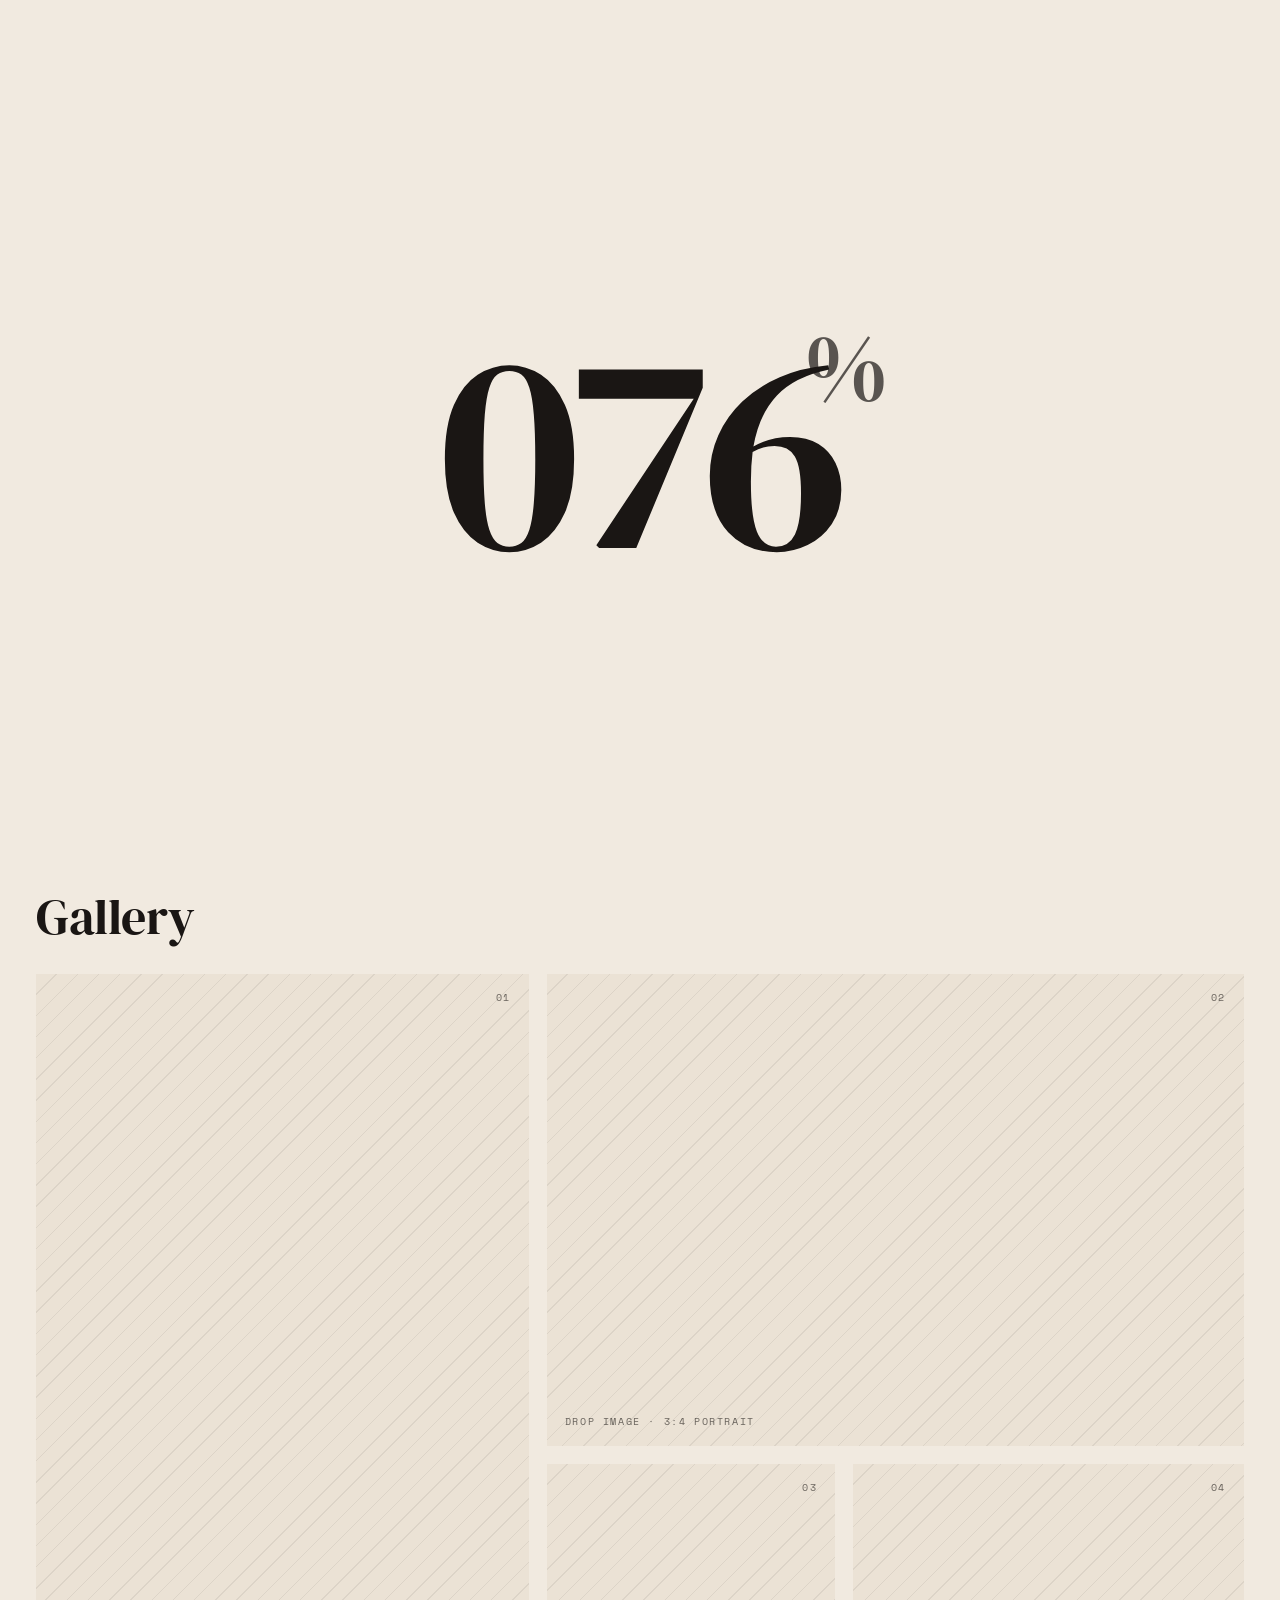
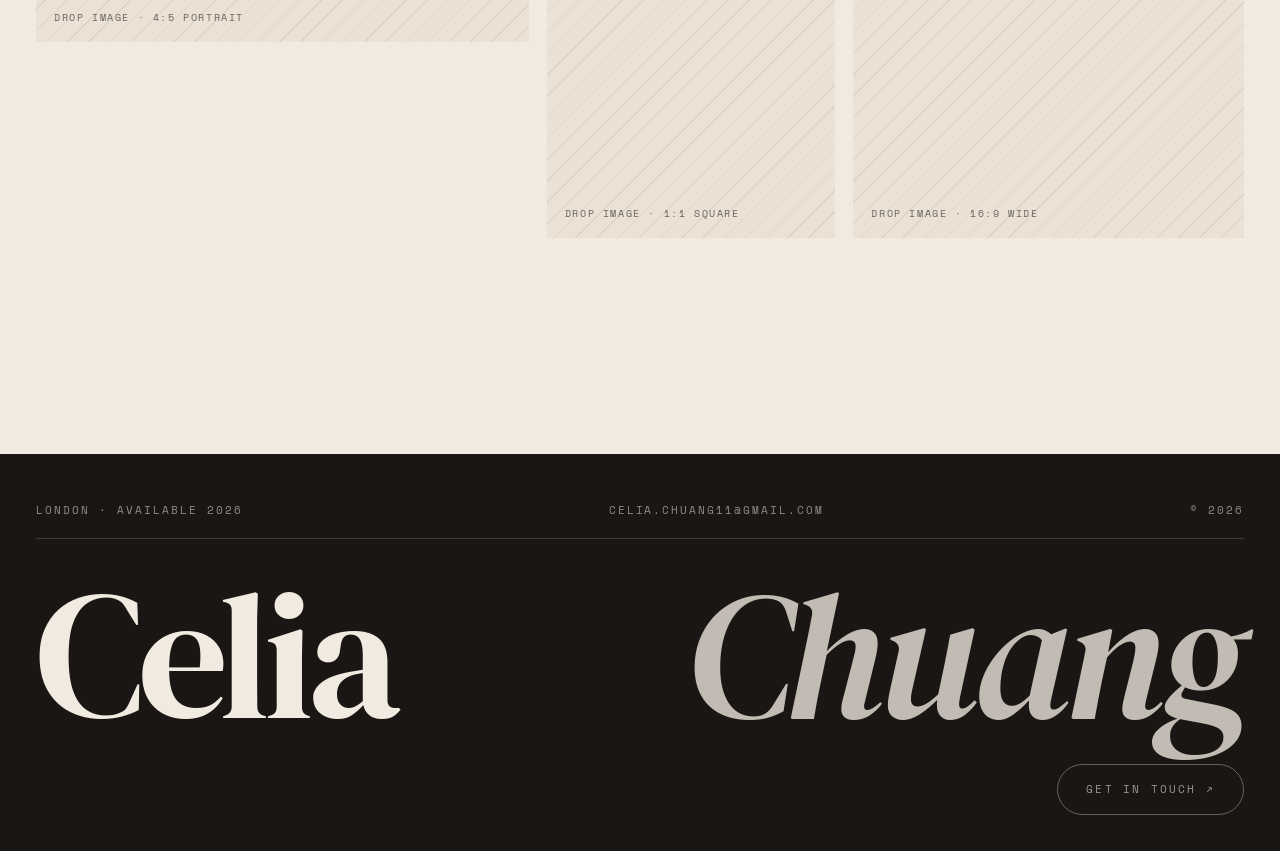
<file: index.html>
<!doctype html>
<html lang="en">
<head>
<meta charset="utf-8" />
<meta name="viewport" content="width=device-width,initial-scale=1" />
<title>Celia Chuang — Creative Marketing</title>
<link rel="preconnect" href="https://fonts.googleapis.com">
<link rel="preconnect" href="https://fonts.gstatic.com" crossorigin>
<link href="https://fonts.googleapis.com/css2?family=DM+Serif+Display:ital@0;1&family=Space+Mono:wght@400;700&display=swap" rel="stylesheet">
<style>
  :root{
    --bg:#f1eae0;
    --bg-soft:#ebe2d5;
    --line:rgba(26,22,20,0.18);
    --fg:#1a1614;             /* default = black mode */
    --fg-soft:rgba(26,22,20,0.62);
    --fg-faint:rgba(26,22,20,0.35);
    --ease:cubic-bezier(.7,.02,.18,1);
    --t-slow:900ms;
    --t-med:560ms;
    --t-fast:240ms;
  }
  /* ============ INTRO COUNTDOWN ============ */
  body.intro-locked{overflow:hidden}
  .intro{
    position:fixed;inset:0;z-index:200;background:var(--bg);color:var(--fg);
    transition:opacity 1s var(--ease), transform 1s var(--ease), clip-path 1.1s var(--ease);
    will-change:transform,opacity,clip-path;
    clip-path:inset(0 0 0 0);
  }
  .intro.out{
    pointer-events:none;
    clip-path:inset(0 0 100% 0);
    opacity:0.0;
  }
  .intro-center{position:absolute;inset:0;display:flex;align-items:center;justify-content:center}
  .intro-count{font-family:'DM Serif Display',serif;font-size:clamp(120px,22vw,360px);line-height:0.9;letter-spacing:-0.03em;color:var(--fg);font-feature-settings:"tnum";position:relative}
  .intro-count::after{
    content:"%";
    font-size:0.35em;
    position:absolute;top:0;right:-0.4em;
    opacity:0.7;
  }

  *{box-sizing:border-box;margin:0;padding:0}
  html[data-mode="dark"]{
    --bg:#1a1614;
    --bg-soft:#26211e;
    --line:rgba(241,234,224,0.18);
    --fg:#f1eae0;
    --fg-soft:rgba(241,234,224,0.62);
    --fg-faint:rgba(241,234,224,0.32);
  }
  html,body{background:var(--bg);color:var(--fg);transition:background var(--t-med) var(--ease), color var(--t-med) var(--ease)}
  body{
    font-family:'Space Mono',ui-monospace,monospace;
    font-size:13px;
    line-height:1.6;
    letter-spacing:0.01em;
    overflow-x:hidden;
    -webkit-font-smoothing:antialiased;
  }
  a{color:inherit;text-decoration:none}
  button{font:inherit;color:inherit;background:none;border:0;cursor:pointer}
  ::selection{background:var(--fg);color:var(--bg)}

  .serif{font-family:'DM Serif Display',serif;font-weight:400;letter-spacing:-0.01em;line-height:0.94}

  /* ============ FIXED CHROME ============ */
  .chrome{
    position:fixed;top:0;left:0;right:0;pointer-events:none;z-index:50;
    padding:28px 36px;
    display:flex;justify-content:space-between;align-items:center;gap:24px;
  }
  .chrome > *{pointer-events:auto}
  .mark{font-family:'DM Serif Display',serif;font-size:24px;letter-spacing:-0.01em;line-height:1}
  .mark a{display:inline-flex;align-items:center}
  .mark a:hover{font-style:italic;color:var(--fg-soft)}

  nav.primary{
    display:flex;gap:28px;align-items:center;
    font-size:11px;letter-spacing:0.18em;text-transform:uppercase;
  }
  nav.primary a{position:relative;padding:6px 2px;color:var(--fg-soft);transition:color var(--t-fast) var(--ease)}
  nav.primary a:hover{color:var(--fg)}
  nav.primary a.active{color:var(--fg)}
  nav.primary a.active::after{
    content:"";position:absolute;left:0;right:0;bottom:0;height:1px;background:var(--fg);
    animation:underline var(--t-med) var(--ease) both;
  }
  @keyframes underline{from{transform:scaleX(0);transform-origin:left}to{transform:scaleX(1);transform-origin:left}}

  .chrome-right{display:flex;align-items:center;gap:24px;font-size:11px;letter-spacing:0.18em;text-transform:uppercase}

  /* mode toggle */
  .mode-tog{
    width:38px;height:22px;border:1px solid var(--fg);border-radius:99px;
    position:relative;cursor:pointer;background:transparent;
    transition:background var(--t-med) var(--ease), border-color var(--t-med) var(--ease);
  }
  .mode-tog .knob{
    position:absolute;top:2px;left:2px;width:16px;height:16px;border-radius:99px;
    background:var(--fg);transition:transform var(--t-med) var(--ease), background var(--t-med) var(--ease);
  }
  html[data-mode="dark"] .mode-tog .knob{transform:translateX(16px)}
  .mode-tog::before,.mode-tog::after{
    content:"";position:absolute;top:50%;width:8px;height:8px;border-radius:99px;
    transform:translateY(-50%);transition:opacity var(--t-med) var(--ease);
  }
  .mode-tog::before{left:5px;background:transparent;border:1px solid var(--fg);opacity:0.5}
  .mode-tog::after{right:5px;background:transparent;border:1px solid var(--fg);box-shadow:inset -3px 0 0 var(--fg);opacity:0.5}

  /* ============ VIEW SHELL ============ */
  main{min-height:100vh;position:relative;overflow:hidden}
  .view{
    position:absolute;inset:0;width:100%;
    opacity:0;pointer-events:none;
    transform:translateY(14px);
    transition:opacity var(--t-med) var(--ease), transform var(--t-med) var(--ease);
  }
  .view.is-active{position:relative;opacity:1;transform:none;pointer-events:auto}

  /* ============ HOME ============ */
  .home{
    min-height:100vh;
    display:grid;grid-template-rows:1fr auto;
    padding:0 36px 36px;
  }
  .home-hero{
    display:grid;grid-template-columns:1fr 1fr;align-items:end;
    padding-top:140px;
    max-width:1500px;margin:0 auto;width:100%;
    min-height:78vh;
    gap:0;
  }
  .home-hero .left{align-self:start}
  .home-hero .right{align-self:end;text-align:right;margin-top:-0.08em}
  .home-eyebrow{
    font-size:11px;letter-spacing:0.24em;text-transform:uppercase;color:var(--fg-soft);
    display:flex;align-items:center;gap:14px;margin-bottom:36px;
  }
  .home-eyebrow .bar{width:48px;height:1px;background:var(--fg)}
  .home-name{
    font-size:clamp(72px,17vw,260px);
    letter-spacing:-0.03em;
  }
  .home-name.letter-slide {
    display: inline-flex;
    flex-wrap: wrap;
    line-height: 1;
  }
  .home-name.letter-slide span {
    display: inline-block;
    opacity: 0;
    transform: translateY(1.2em);
  }
  body.anim-ready .home-name.letter-slide span {
    animation: letterSlideUp 0.9s var(--ease) forwards;
  }
  /* Left name "Celia" — letter delays */
  .home-name.letter-slide span:nth-child(1) { animation-delay: 0s; }
  .home-name.letter-slide span:nth-child(2) { animation-delay: 0.09s; }
  .home-name.letter-slide span:nth-child(3) { animation-delay: 0.18s; }
  .home-name.letter-slide span:nth-child(4) { animation-delay: 0.27s; }
  .home-name.letter-slide span:nth-child(5) { animation-delay: 0.36s; }
  .home-name.letter-slide span:nth-child(6) { animation-delay: 0.45s; }
  .home-name.letter-slide span:nth-child(7) { animation-delay: 0.54s; }
  /* Right name "Chuang" — starts after left completes */
  .home-hero .right .home-name.letter-slide span:nth-child(1) { animation-delay: 0.48s; }
  .home-hero .right .home-name.letter-slide span:nth-child(2) { animation-delay: 0.57s; }
  .home-hero .right .home-name.letter-slide span:nth-child(3) { animation-delay: 0.66s; }
  .home-hero .right .home-name.letter-slide span:nth-child(4) { animation-delay: 0.75s; }
  .home-hero .right .home-name.letter-slide span:nth-child(5) { animation-delay: 0.84s; }
  .home-hero .right .home-name.letter-slide span:nth-child(6) { animation-delay: 0.93s; }
  @keyframes letterSlideUp {
    from { opacity: 0; transform: translateY(1.05em); }
    to { opacity: 1; transform: translateY(0); }
  }
  /* Hero eyebrow + tagline fade-in */
  .hero-fade-in {
    opacity: 0;
    transform: translateY(10px);
    transition: opacity 1.1s var(--ease) 1.2s, transform 1.1s var(--ease) 1.2s;
  }
  body.anim-ready .hero-fade-in { opacity: 1; transform: none; }
  /* Scroll indicator */
  .hero-scroll {
    display: flex; flex-direction: column; align-items: center; gap: 10px;
    padding: 40px 0 20px;
    font-size: 10px; letter-spacing: 0.26em; text-transform: uppercase; color: var(--fg-faint);
    opacity: 0; transition: opacity 1.4s var(--ease) 1.8s;
  }
  body.anim-ready .hero-scroll { opacity: 1; }
  .hero-scroll .scroll-line {
    width: 1px; height: 44px; background: var(--fg-soft);
    animation: scrollPulse 2.2s var(--ease) infinite 2.4s;
    transform: scaleY(0); transform-origin: top;
  }
  @keyframes scrollPulse {
    0%   { transform: scaleY(0); transform-origin: top; }
    45%  { transform: scaleY(1); transform-origin: top; }
    50%  { transform: scaleY(1); transform-origin: bottom; }
    95%, 100% { transform: scaleY(0); transform-origin: bottom; }
  }
  .home-name.it{font-style:italic;color:var(--fg)}
  .home-sub{margin-top:32px;max-width:38ch;color:var(--fg-soft)}
  .home-cta{justify-self:end;display:flex;gap:14px}
  .btn{
    display:inline-flex;align-items:center;gap:10px;
    border:1px solid var(--fg);border-radius:99px;
    padding:14px 22px;font-size:11px;letter-spacing:0.2em;text-transform:uppercase;
    transition:background var(--t-fast) var(--ease), color var(--t-fast) var(--ease), border-color var(--t-med) var(--ease);
  }
  .btn:hover{background:var(--fg);color:var(--bg)}
  .btn .arrow{display:inline-block;transition:transform var(--t-fast) var(--ease)}
  .btn:hover .arrow{transform:translateX(4px)}
  .gallery{padding:60px 0 100px;max-width:1500px;margin:0 auto;width:100%}
  .gallery-head{
    display:flex;justify-content:space-between;align-items:baseline;margin-bottom:32px;font-size:11px;letter-spacing:0.18em;text-transform:uppercase;color:var(--fg-soft);
  }
  .gallery-head .label:first-child{font-family:'DM Serif Display',serif;font-size:clamp(40px,5vw,72px);letter-spacing:-0.01em;line-height:1;text-transform:none;color:var(--fg);margin-bottom:0}
  .gallery-grid{display:grid;grid-template-columns:repeat(12,1fr);grid-auto-rows:80px;gap:18px}
  .g-tile{position:relative;overflow:hidden;display:block;cursor:pointer}
  .g-tile img{width:100%;height:100%;object-fit:cover}
  .g-tile::after{content:"";position:absolute;inset:0;background:var(--fg);opacity:0;transition:opacity var(--t-med) var(--ease)}
  .g-tile:hover::after{opacity:0.04}
  .g-tile.g-1{grid-column:1 / span 5;grid-row:span 7}
  .g-tile.g-2{grid-column:6 / span 7;grid-row:span 5}
  .g-tile.g-3{grid-column:6 / span 3;grid-row:span 4}
  .g-tile.g-4{grid-column:9 / span 4;grid-row:span 4}
  @media (max-width:780px){
    .gallery-grid{grid-template-columns:1fr;grid-auto-rows:60vh}
    .g-tile.g-1,.g-tile.g-2,.g-tile.g-3,.g-tile.g-4{grid-column:1 / -1;grid-row:span 1}
  }

  /* ============ WORK ============ */
  .work{padding:120px 36px 100px;max-width:100%;margin:0}
  .section-head{display:flex;justify-content:space-between;align-items:baseline;margin-bottom:60px;max-width:1400px;margin-left:auto;margin-right:auto}
  .section-head h2{font-size:clamp(40px,5vw,72px);text-transform:none;flex:1}
  .section-head .meta{font-size:11px;letter-spacing:0.18em;color:var(--fg-soft)}
  .work-stack{display:grid;grid-template-columns:repeat(2,1fr);gap:24px;max-width:1400px;margin:0 auto}
  .work-card{position:relative;display:block;cursor:pointer;aspect-ratio:3/4;overflow:hidden;background:var(--bg-soft)}
  .work-card .frame{position:relative;width:100%;height:100%;overflow:hidden}
  .work-card .frame .inner{position:absolute;inset:0;transition:transform 1.2s var(--ease);will-change:transform}
  .work-card:hover .frame .inner{transform:scale(1.05)}
  .work-card .overlay{
    position:absolute;inset:0;background:rgba(26,22,20,0.88);opacity:0;z-index:2;
    transition:opacity var(--t-med) var(--ease);display:flex;flex-direction:column;justify-content:flex-end;padding:28px;
  }
  html[data-mode="dark"] .work-card .overlay{background:rgba(241,234,224,0.88)}
  .work-card:hover .overlay{opacity:1}
  .work-card .overlay .title{
    font-family:'DM Serif Display',serif;font-size:clamp(22px,3.2vw,48px);line-height:1.05;letter-spacing:-0.01em;
    color:var(--bg);margin-bottom:12px;
  }
  html[data-mode="dark"] .work-card .overlay .title{color:var(--bg-soft)}
  .work-card .overlay .cat{font-size:10px;letter-spacing:0.16em;text-transform:uppercase;color:rgba(var(--bg),0.65)}
  @media (max-width:900px){.work-stack{grid-template-columns:1fr}}

  .preview{
    position:fixed;pointer-events:none;z-index:30;
    width:340px;height:440px;
    transform:translate(-50%,-50%) scale(0.9);
    opacity:0;transition:opacity var(--t-fast) var(--ease), transform var(--t-fast) var(--ease);
    overflow:hidden;
  }
  .preview.show{opacity:1;transform:translate(-50%,-50%) scale(1)}
  .preview .slot{width:100%;height:100%;background:var(--bg-soft);position:relative}

  /* ============ PROJECT ============ */
  .project{padding:120px 36px 80px;max-width:1500px;margin:0 auto}
  .pj-back{display:none}
  .pj-head{display:grid;grid-template-columns:1fr auto;gap:48px;align-items:end;border-bottom:1px solid var(--line);padding-bottom:32px;margin-bottom:0}
  .pj-head .num{font-size:11px;letter-spacing:0.22em;text-transform:uppercase;color:var(--fg-soft);margin-bottom:18px}
  .pj-title{font-size:clamp(56px,11vw,180px);letter-spacing:-0.025em}
  .pj-meta{display:grid;grid-template-columns:auto auto;gap:14px 48px;font-size:11px;letter-spacing:0.16em;text-transform:uppercase}
  .pj-meta dt{color:var(--fg-soft)}
  .pj-meta dd{color:var(--fg)}
  .pj-hero{margin-top:48px;height:72vh;min-height:520px;background:var(--bg-soft);position:relative;overflow:hidden}
  .pj-section{padding:80px 0;display:grid;grid-template-columns:1fr 1fr;gap:48px}
  .pj-section .label{font-size:11px;letter-spacing:0.22em;text-transform:uppercase;color:var(--fg-soft);margin-bottom:18px}
  .pj-section h3{font-family:'DM Serif Display',serif;font-size:clamp(28px,3.2vw,48px);line-height:1.05;letter-spacing:-0.01em;max-width:18ch}
  .pj-section .body{font-size:13px;line-height:1.85;color:var(--fg-soft);max-width:46ch}
  .pj-section .body p+p{margin-top:1em}
  .pj-grid{display:grid;gap:24px;margin:24px 0}
  .pj-grid.g-2{grid-template-columns:1fr 1fr}
  .pj-grid.g-12{grid-template-columns:1fr 2fr}
  .pj-grid.g-21{grid-template-columns:2fr 1fr}
  .pj-tile{background:var(--bg-soft);position:relative;overflow:hidden}
  .pj-tile.h-sm{height:48vh;min-height:380px}
  .pj-tile.h-md{height:64vh;min-height:480px}
  .pj-tile.h-lg{height:84vh;min-height:600px}
  .pj-quote{padding:120px 0;text-align:center;border-top:1px solid var(--line);border-bottom:1px solid var(--line)}
  .pj-quote q{font-family:'DM Serif Display',serif;font-size:clamp(32px,4.4vw,68px);line-height:1.1;letter-spacing:-0.01em;display:block;max-width:18ch;margin:0 auto;quotes:none}
  .pj-quote q::before,.pj-quote q::after{content:""}
  .pj-quote .by{font-size:11px;letter-spacing:0.22em;text-transform:uppercase;color:var(--fg-soft);margin-top:32px;display:block}
  .pj-next{display:grid;grid-template-columns:auto 1fr auto;gap:32px;align-items:end;padding:80px 0 0;border-top:1px solid var(--line);margin-top:48px}
  .pj-next .label{font-size:11px;letter-spacing:0.22em;text-transform:uppercase;color:var(--fg-soft)}
  .pj-next a{font-family:'DM Serif Display',serif;font-size:clamp(40px,7vw,120px);line-height:1;letter-spacing:-0.02em}
  .pj-next a:hover{font-style:italic;color:var(--fg-soft)}
  .pj-next .arr{font-size:24px}

  .reveal{opacity:0;transform:translateY(28px) scale(0.992);filter:blur(4px);transition:opacity var(--t-slow) var(--ease), transform var(--t-slow) var(--ease), filter var(--t-slow) var(--ease)}
  .reveal.in{opacity:1;transform:none;filter:none}

  /* ============ ABOUT ============ */
  .about{padding:140px 36px 80px;max-width:1500px;margin:0 auto}
  .ab-hero{display:grid;grid-template-columns:1fr 1fr;gap:64px;align-items:end;margin-bottom:80px}
  .ab-hero h1{font-size:clamp(56px,9vw,160px);letter-spacing:-0.025em}
  .ab-hero .lede{font-size:14px;line-height:1.7;color:var(--fg);max-width:42ch}
  .ab-hero .lede em{font-family:'DM Serif Display',serif;font-style:italic;font-size:1.15em}
  .ab-portrait{height:88vh;min-height:640px;background:var(--bg-soft);position:relative;overflow:hidden;margin-bottom:80px}
  .ab-section{display:grid;grid-template-columns:280px 1fr;gap:48px;padding:60px 0;border-top:1px solid var(--line)}
  .ab-section .label{font-size:11px;letter-spacing:0.22em;text-transform:uppercase;color:var(--fg-soft)}
  .ab-section h3{font-family:'DM Serif Display',serif;font-size:clamp(24px,2.4vw,36px);line-height:1.2;margin-bottom:18px;letter-spacing:-0.01em}
  .ab-section p{font-size:14px;line-height:1.85;color:var(--fg-soft);max-width:62ch}
  .ab-section p+p{margin-top:1em}
  .ab-list{display:grid;grid-template-columns:1fr 1fr;gap:8px 32px}
  .ab-list .row{display:grid;grid-template-columns:80px 1fr;gap:18px;padding:14px 0;border-bottom:1px solid var(--line);font-size:12px;letter-spacing:0.04em}
  .ab-list .row .yr{color:var(--fg-soft)}
  .ab-list .row .what{color:var(--fg)}

  /* ============ CONTACT ============ */
  .contact{min-height:100vh;display:flex;align-items:center;justify-content:center;padding:140px 36px 80px;text-align:center;position:relative}
  .contact .label{font-size:11px;letter-spacing:0.24em;text-transform:uppercase;color:var(--fg-soft);margin-bottom:32px}
  .contact h1{font-size:clamp(40px,6vw,96px);letter-spacing:-0.02em;line-height:1.05;max-width:14ch;margin:0 auto 48px}
  .contact h1 em{font-style:italic;color:var(--fg-soft)}
  .contact .mail{font-family:'DM Serif Display',serif;font-size:clamp(36px,7vw,108px);letter-spacing:-0.02em;display:inline-block;position:relative;line-height:1}
  .contact .mail::after{content:"";position:absolute;left:0;right:0;bottom:6%;height:2px;background:var(--fg);transform:scaleX(0);transform-origin:left;transition:transform var(--t-med) var(--ease)}
  .contact .mail:hover::after{transform:scaleX(1)}
  .contact .mail:hover{font-style:italic}
  .contact .also{margin-top:64px;display:flex;gap:32px;justify-content:center;font-size:11px;letter-spacing:0.18em;text-transform:uppercase}
  .contact .also a{color:var(--fg-soft)}
  .contact .also a:hover{color:var(--fg)}

  footer.foot{
    background:#1a1614;color:#f1eae0;
    margin:80px 0 0;padding:48px 36px 36px;
    position:relative;overflow:hidden;
  }
  footer.foot .foot-meta{
    display:flex;justify-content:space-between;font-size:11px;letter-spacing:0.18em;text-transform:uppercase;
    color:rgba(241,234,224,0.55);padding-bottom:18px;border-bottom:1px solid rgba(241,234,224,0.18);
  }
  footer.foot .foot-meta a:hover{color:#f1eae0}
  footer.foot .foot-name{
    font-family:'DM Serif Display',serif;
    font-size:clamp(60px,14vw,200px);
    line-height:0.9;letter-spacing:-0.035em;
    padding:36px 0 0;display:flex;justify-content:space-between;align-items:end;
    white-space:nowrap;gap:1em;
  }
  footer.foot .foot-name .it{font-style:italic;color:rgba(241,234,224,0.78)}
  .foot-actions{padding:28px 0 0;display:flex;justify-content:flex-end}
  .foot-cta{
    display:inline-flex;align-items:center;gap:12px;
    border:1px solid rgba(241,234,224,0.35);border-radius:99px;
    padding:16px 28px;font-size:11px;letter-spacing:0.2em;text-transform:uppercase;
    color:rgba(241,234,224,0.6);
    transition:background 240ms var(--ease),color 240ms var(--ease),border-color 240ms var(--ease);
  }
  .foot-cta:hover{background:#f1eae0;color:#1a1614;border-color:#f1eae0}

  .ph{
    --c: rgba(26,22,20,0.07);
    background-color:var(--bg-soft);
    background-image:repeating-linear-gradient(135deg, transparent 0 14px, var(--c) 14px 15px);
    color:var(--fg-faint);
  }
  html[data-theme="red"] .ph{--c:rgba(163,29,34,0.10)}
  .ph .ph-tag{position:absolute;left:18px;bottom:16px;font-family:'Space Mono',monospace;font-size:10px;letter-spacing:0.16em;text-transform:uppercase;color:var(--fg-soft)}
  .ph .ph-num{position:absolute;right:18px;top:16px;font-family:'Space Mono',monospace;font-size:10px;letter-spacing:0.16em;color:var(--fg-soft)}

  @media (max-width:780px){
    .chrome{padding:18px 18px;grid-template-columns:1fr auto;}
    nav.primary{display:none}
    .home{padding:0 18px 18px}
    .home-sub{grid-template-columns:1fr;gap:24px}
    .home-cta{justify-self:start}
    .home-foot{grid-template-columns:1fr}
    .home-foot .center,.home-foot .right{text-align:left}
    .work,.project,.about,.contact{padding-left:18px;padding-right:18px}
    .work-row{grid-template-columns:32px 1fr auto;gap:14px}
    .work-row .cat,.work-row .yr{display:none}
    .section-head{grid-template-columns:1fr;gap:14px}
    .pj-head{grid-template-columns:1fr}
    .pj-section{grid-template-columns:1fr;gap:18px}
    .pj-grid.g-2,.pj-grid.g-12,.pj-grid.g-21{grid-template-columns:1fr}
    .ab-hero{grid-template-columns:1fr;gap:32px}
    .ab-section{grid-template-columns:1fr;gap:18px}
    .ab-list{grid-template-columns:1fr}
    .preview{display:none}
    footer.foot{grid-template-columns:1fr;text-align:left}
    footer.foot .center,footer.foot .right{text-align:left}
  }
</style>
<template id="__bundler_thumbnail" data-bg-color="#f1eae0">
  <svg viewBox="0 0 1200 800" xmlns="http://www.w3.org/2000/svg">
    <rect width="1200" height="800" fill="#f1eae0"/>
    <text x="600" y="350" font-family="DM Serif Display, serif" font-size="240" letter-spacing="-8" text-anchor="middle" fill="#1a1614">CC</text>
    <text x="600" y="450" font-family="Space Mono, monospace" font-size="24" letter-spacing="3" text-anchor="middle" fill="#1a1614" opacity="0.6">CREATIVE PORTFOLIO</text>
  </svg>
</template>
</head>
<body>

<div class="chrome" data-screen-label="Chrome">
  <div class="mark"><a href="#/" aria-label="Home">Celia.C</a></div>
  <div class="chrome-right">
    <nav class="primary" id="nav">
      <a href="#/work" data-route="work">Work</a>
      <a href="#/about" data-route="about">About</a>
    </nav>
    <button class="mode-tog" id="modeTog" aria-label="Toggle light / dark mode"><span class="knob"></span></button>
  </div>
</div>

<div class="intro" id="intro" aria-hidden="false">
  <div class="intro-center">
    <span class="intro-count" id="introCount">000</span>
  </div>
</div>

<div class="preview" id="preview" aria-hidden="true">
  <div class="slot ph" id="previewSlot"><span class="ph-tag" id="previewTag">project image</span></div>
</div>

<main id="main">

  <section class="view home" data-view="home" data-screen-label="01 Home">
    <div class="home-hero">
      <div class="left">
        <div class="home-eyebrow hero-fade-in">
          <span class="bar"></span>
          <span>Creative Marketing · London</span>
        </div>
        <h1 class="serif home-name letter-slide"><span>C</span><span>e</span><span>l</span><span>i</span><span>a</span></h1>
        <p class="home-sub hero-fade-in">Creative entry-level marketing professional based in London. Working at the intersection of brand, retail and editorial — building stories that make objects feel inevitable.</p>
      </div>
      <div class="right">
        <h1 class="serif home-name it letter-slide" style="padding: 0px"><span>C</span><span>h</span><span>u</span><span>a</span><span>n</span><span>g</span></h1>
      </div>
    </div>

    <div class="hero-scroll">
      <span class="scroll-line"></span>
      <span>Scroll</span>
    </div>

    <section class="gallery" data-screen-label="Gallery">
      <div class="gallery-head">
        <span class="label" style="font-size: 50px">Gallery</span>
        <span class="label muted"></span>
      </div>
      <div class="gallery-grid">
        <a href="#/project/henig-diamonds" class="g-tile g-1 ph reveal"><span class="ph-num">01</span><span class="ph-tag">drop image · 4:5 portrait</span></a>
        <a href="#/project/loewe-selfridges" class="g-tile g-2 ph reveal"><span class="ph-num">02</span><span class="ph-tag">drop image · 3:4 portrait</span></a>
        <a href="#/project/par-excellence" class="g-tile g-3 ph reveal"><span class="ph-num">03</span><span class="ph-tag">drop image · 1:1 square</span></a>
        <a href="#/project/sindiso-khumalo" class="g-tile g-4 ph reveal"><span class="ph-num">04</span><span class="ph-tag">drop image · 16:9 wide</span></a>
      </div>
    </section>
  </section>

  <section class="view work" data-view="work" data-screen-label="02 Work">
    <div class="section-head">
      <div class="label">Index — 05</div>
      <h2 class="serif" style="font-size: 100px">Work</h2>
      <div class="meta">2023 — 2025</div>
    </div>
    <div class="work-stack" id="workList"></div>
  </section>

  <section class="view project" data-view="project" data-screen-label="03 Project">
    <div class="pj-head">
      <div>
        <div class="num" id="pjNum">Project — 01 / 05</div>
        <h1 class="serif pj-title" id="pjTitle">Project Title</h1>
      </div>
      <dl class="pj-meta" id="pjMeta"></dl>
    </div>
    <div class="pj-hero ph reveal" id="pjHero">
      <span class="ph-num">01</span>
      <span class="ph-tag" id="pjHeroTag">hero image</span>
    </div>
    <div class="pj-section reveal">
      <div>
        <div class="label">Overview</div>
        <h3 id="pjSubtitle">A short, evocative subtitle for this project.</h3>
      </div>
      <div class="body" id="pjOverview"></div>
    </div>
    <div class="pj-grid g-2 reveal">
      <div class="pj-tile h-md ph"><span class="ph-num">02</span><span class="ph-tag">campaign still</span></div>
      <div class="pj-tile h-md ph"><span class="ph-num">03</span><span class="ph-tag">detail / texture</span></div>
    </div>
    <div class="pj-grid g-12 reveal">
      <div class="pj-tile h-sm ph"><span class="ph-num">04</span><span class="ph-tag">type lockup</span></div>
      <div class="pj-tile h-md ph"><span class="ph-num">05</span><span class="ph-tag">in-store / window</span></div>
    </div>
    <div class="pj-section reveal">
      <div>
        <div class="label">Approach</div>
        <h3>The thinking behind the work.</h3>
      </div>
      <div class="body" id="pjApproach"></div>
    </div>
    <div class="pj-tile h-lg ph reveal" style="margin:24px 0">
      <span class="ph-num">06</span><span class="ph-tag">full-bleed editorial</span>
    </div>
    <div class="pj-grid g-21 reveal">
      <div class="pj-tile h-md ph"><span class="ph-num">07</span><span class="ph-tag">collateral spread</span></div>
      <div class="pj-tile h-sm ph"><span class="ph-num">08</span><span class="ph-tag">behind the scenes</span></div>
    </div>
    <div class="pj-quote reveal">
      <q id="pjQuote">A pop-up should feel like a chapter, not a transaction.</q>
      <span class="by">— working note</span>
    </div>
    <div class="pj-next">
      <div class="label">Next</div>
      <a id="pjNext" href="#/project/jeunesse">Jeunesse</a>
      <span class="arr">↗</span>
    </div>
  </section>

  <section class="view about" data-view="about" data-screen-label="04 About">
    <div class="ab-hero">
      <h1 class="serif">A note <em style="font-style:italic;color:var(--fg-soft)">on me</em>.</h1>
      <p class="lede">I'm Celia — a creative marketer learning by doing, currently based in <em>London</em>. I gravitate toward brands where the product, the story and the room it lives in are all asked to do the same heavy lifting.</p>
    </div>
    <div class="ab-portrait ph">
      <span class="ph-num">PORTRAIT</span>
      <span class="ph-tag">drop a 3:4 portrait here · approx. 1200 × 1600</span>
    </div>
    <div class="ab-section">
      <div class="label">01 — Practice</div>
      <div>
        <h3>Marketing as composition.</h3>
        <p>I think of campaigns the way an editor thinks of a magazine: a sequence of pages, each pulling its weight, each leaving a residue. My favourite briefs are the ones that ask for clarity first and cleverness second.</p>
        <p>Most recently I've been working across luxury retail, jewellery and emerging fashion — translating brand worlds into windows, pop-ups and the small printed things people pocket on the way out.</p>
      </div>
    </div>
    <div class="ab-section">
      <div class="label">02 — Currently</div>
      <div>
        <h3>What I'm into right now.</h3>
        <p>Reading: trade press from the 1960s. Watching: how independent designers handle their own retail moments. Thinking about: the difference between a brand that has a tone and a brand that has a temperature.</p>
      </div>
    </div>
    <div class="ab-section">
      <div class="label">03 — Selected</div>
      <div class="ab-list">
        <div class="row"><span class="yr">2025</span><span class="what">Loewe × Selfridges — Pop-up</span></div>
        <div class="row"><span class="yr">2025</span><span class="what">Henig Diamonds — Brand</span></div>
        <div class="row"><span class="yr">2024</span><span class="what">Par Excellence — Editorial</span></div>
        <div class="row"><span class="yr">2024</span><span class="what">Sindiso Khumalo — Campaign</span></div>
        <div class="row"><span class="yr">2023</span><span class="what">JEUNESSE — Identity</span></div>
        <div class="row"><span class="yr">—</span><span class="what">Available for select 2026 work</span></div>
      </div>
    </div>
    <div class="ab-section">
      <div class="label">04 — Contact</div>
      <div>
        <h3>The fastest way to reach me is email.</h3>
        <p>For commissioned work, collaborations or a quiet hello — <a href="mailto:celia.chuang11@gmail.com" style="border-bottom:1px solid var(--fg)">celia.chuang11@gmail.com</a>. I reply within a couple of working days.</p>
      </div>
    </div>
  </section>

</main>

<footer class="foot">
  <div class="foot-meta">
    <span>London · Available 2026</span>
    <a href="mailto:celia.chuang11@gmail.com">celia.chuang11@gmail.com</a>
    <span>© 2026</span>
  </div>
  <div class="foot-name"><span>Celia</span><span class="it">Chuang</span></div>
  <div class="foot-actions">
    <a href="mailto:celia.chuang@gmail.com" class="foot-cta">Get in touch ↗</a>
  </div>
</footer>

<script>
const PROJECTS = [
  {
    slug:'henig-diamonds',title:'Henig Diamonds',cat:'Brand · Retail',year:'2025',
    role:'Marketing Lead',type:'Independent jewellery house',location:'Mayfair, London',
    subtitle:'A quieter language for a 100-year-old jeweller, rebuilt for a generation that finds heritage on a phone.',
    overview:['Henig is a fourth-generation diamond house. The work was about translating a century of cabinet-and-key trust into a digital surface that didn\'t lose the room.','We rebuilt the brand voice around a single idea: every stone is already a story. The client\'s job is not to add to it — only to set it down carefully.'],
    approach:['Long-form campaign captions, hand-set in DM-Serif italics; product photography pulled to high contrast; and a slow, almost reverential cadence across socials. Less is the strategy.'],
    quote:'A diamond is the only object that asks to be looked at twice.',nextSlug:'jeunesse'
  },
  {
    slug:'jeunesse',title:'Jeunesse',cat:'Identity · Editorial',year:'2024',
    role:'Brand & Marketing',type:'Skincare for the in-between years',location:'Paris / London',
    subtitle:'A skincare line that treats youth as a tense, not a category — and packaging that reads like a love letter to soft mornings.',
    overview:['Jeunesse launched into a market obsessed with anti-anything. We argued for a different shelf: products that meet skin where it is, photographed in window-light, written about in second person.','The identity sits on two typefaces and one warm white — a system small enough to be carried by anyone on the team without dilution.'],
    approach:['Each SKU got a one-page editorial — half product spec, half short story. The pages collect into a quarterly print mailer that customers actually keep.'],
    quote:'Youth is a tense, not a category.',nextSlug:'par-excellence'
  },
  {
    slug:'par-excellence',title:'Par Excellence',cat:'Editorial · Campaign',year:'2024',
    role:'Creative Lead',type:'Capsule editorial',location:'London',
    subtitle:'A six-page capsule for an emerging atelier, built around the small rituals of dressing for nothing in particular.',
    overview:['Par Excellence wanted a campaign without a campaign\'s usual machinery. We treated it as an editorial project: a stylist, a writer, a photographer, a single weekend, one studio.','The result is a folded broadsheet that lives in stockists, plus a digital spread that reads as one long scroll instead of a carousel.'],
    approach:['Set the writing first; let the images answer it. Captions in Space Mono so the page never lets you forget it\'s a working document.'],
    quote:'Dress for nothing in particular. The day will catch up.',nextSlug:'loewe-selfridges'
  },
  {
    slug:'loewe-selfridges',title:'Loewe × Selfridges',cat:'Retail · Pop-up',year:'2025',
    role:'Retail Marketing Asst.',type:'In-store activation',location:'Selfridges, London',
    subtitle:'A two-week pop-up built around a single thesis: a window should feel like a chapter, not a transaction.',
    overview:['The activation lived in a corner of the corner ground floor. Constraints: small footprint, large foot-traffic, very particular brand world.','We treated the room as an editorial spread — a single object held against a single coloured wall, captioned as if for a museum, mirrored by an in-app guide.'],
    approach:['Print-first thinking, executed retail-first. The take-home was a folded card the size of a passport, designed to be kept.'],
    quote:'A pop-up should feel like a chapter, not a transaction.',nextSlug:'sindiso-khumalo'
  },
  {
    slug:'sindiso-khumalo',title:'Sindiso Khumalo',cat:'Campaign · Brand',year:'2024',
    role:'Brand Marketing',type:'SS25 campaign launch',location:'London / Cape Town',
    subtitle:'A seasonal launch told as a postcard exchange between two cities — print-led, digital-second, deliberately unhurried.',
    overview:['Sindiso\'s practice is rooted in research: archives, textiles, women\'s histories. The campaign work needed to honour that without lecturing.','We built a slow-release campaign — one image, one short piece of writing, every Sunday for six weeks. The brand grew its mailing list by 38% without a single discount line.'],
    approach:['A six-week newsletter as the campaign\'s spine. Social was supplementary. The press release came last, not first.'],
    quote:'The archive is a place you visit slowly, on purpose.',nextSlug:'henig-diamonds'
  }
];

const workList = document.getElementById('workList');
PROJECTS.forEach((p, i) => {
  const card = document.createElement('a');
  card.className = 'work-card';
  card.href = '#/project/' + p.slug;
  card.dataset.slug = p.slug;
  card.innerHTML = '<div class="frame ph"><div class="inner ph"></div><span class="ph-num">' + String(i+1).padStart(2,'0') + '</span><span class="ph-tag">' + p.title.toLowerCase() + ' · cover</span></div><div class="overlay"><div class="title serif">' + p.title + '</div><span class="cat">' + p.cat + '</span></div>';
  workList.appendChild(card);
});

const preview = document.getElementById('preview');
let pvX = innerWidth/2, pvY = innerHeight/2, tx = pvX, ty = pvY;
addEventListener('mousemove', e => { tx = e.clientX; ty = e.clientY; });
function tick(){ pvX += (tx-pvX)*0.18; pvY += (ty-pvY)*0.18; preview.style.left=pvX+'px'; preview.style.top=pvY+'px'; requestAnimationFrame(tick); }
tick();
preview.style.display = 'none';

const views = document.querySelectorAll('.view');
const navLinks = document.querySelectorAll('nav.primary a');
function setView(name){
  views.forEach(v => v.classList.toggle('is-active', v.dataset.view === name));
  navLinks.forEach(a => a.classList.toggle('active', a.dataset.route === name));
  window.scrollTo({top:0, behavior:'instant'});
  setTimeout(initReveals, 30);
}
function fillProject(slug){
  const idx = PROJECTS.findIndex(p=>p.slug===slug);
  if(idx < 0) return false;
  const p = PROJECTS[idx];
  document.getElementById('pjNum').textContent = `Project — ${String(idx+1).padStart(2,'0')} / ${String(PROJECTS.length).padStart(2,'0')}`;
  document.getElementById('pjTitle').textContent = p.title;
  document.getElementById('pjSubtitle').textContent = p.subtitle;
  document.getElementById('pjHeroTag').textContent = `${p.title.toLowerCase()} · hero image`;
  document.getElementById('pjQuote').textContent = p.quote;
  const meta = document.getElementById('pjMeta');
  meta.innerHTML = `<dt>Role</dt><dd>${p.role}</dd><dt>Type</dt><dd>${p.type}</dd><dt>Year</dt><dd>${p.year}</dd><dt>Place</dt><dd>${p.location}</dd>`;
  document.getElementById('pjOverview').innerHTML = p.overview.map(t=>`<p>${t}</p>`).join('');
  document.getElementById('pjApproach').innerHTML = p.approach.map(t=>`<p>${t}</p>`).join('');
  const next = PROJECTS.find(x=>x.slug===p.nextSlug)||PROJECTS[0];
  const nextLink = document.getElementById('pjNext');
  nextLink.textContent = next.title;
  nextLink.href = `#/project/${next.slug}`;
  return true;
}
function route(){
  const hash = location.hash || '#/';
  if(hash.startsWith('#/project/')){
    const slug = hash.replace('#/project/','');
    const ok = fillProject(slug);
    if(!ok){ location.hash='#/work'; return; }
    setView('project'); return;
  }
  if(hash==='#/work'){ setView('work'); return; }
  if(hash==='#/about'){ setView('about'); return; }
  if(hash==='#/contact'){ location.href='mailto:celia.chuang11@gmail.com'; return; }
  setView('home');
}
addEventListener('hashchange', route);
route();

let io;
function initReveals(){
  if(io) io.disconnect();
  io = new IntersectionObserver(entries => {
    entries.forEach(e => { if(e.isIntersecting){ e.target.classList.add('in'); io.unobserve(e.target); }});
  }, {rootMargin:'-8% 0px -8% 0px'});
  document.querySelectorAll('.view.is-active .reveal').forEach(el => io.observe(el));
}

(function(){
  const tog = document.getElementById('modeTog');
  function set(mode){ document.documentElement.setAttribute('data-mode',mode); try{localStorage.setItem('cc.mode',mode);}catch(e){} }
  set(localStorage.getItem('cc.mode')||'light');
  tog.addEventListener('click',()=>{ set(document.documentElement.getAttribute('data-mode')==='dark'?'light':'dark'); });
})();

(function(){
  const intro = document.getElementById('intro');
  const count = document.getElementById('introCount');
  if(sessionStorage.getItem('cc.intro')==='1'){ intro.remove(); requestAnimationFrame(()=>requestAnimationFrame(()=>document.body.classList.add('anim-ready'))); return; }
  document.body.classList.add('intro-locked');
  const dur=2400, start=performance.now();
  function step(now){
    const p=Math.min(1,(now-start)/dur);
    const eased=1-Math.pow(1-p,1.6);
    count.textContent=String(Math.floor(eased*100)).padStart(3,'0');
    if(p<1){ requestAnimationFrame(step); }
    else{
      count.textContent='100';
      setTimeout(()=>{
        intro.classList.add('out');
        document.body.classList.remove('intro-locked');
        document.body.classList.add('anim-ready');
        sessionStorage.setItem('cc.intro','1');
        setTimeout(()=>intro.remove(),1100);
      },320);
    }
  }
  requestAnimationFrame(step);
})();
</script>

</body>
</html>
</file>
